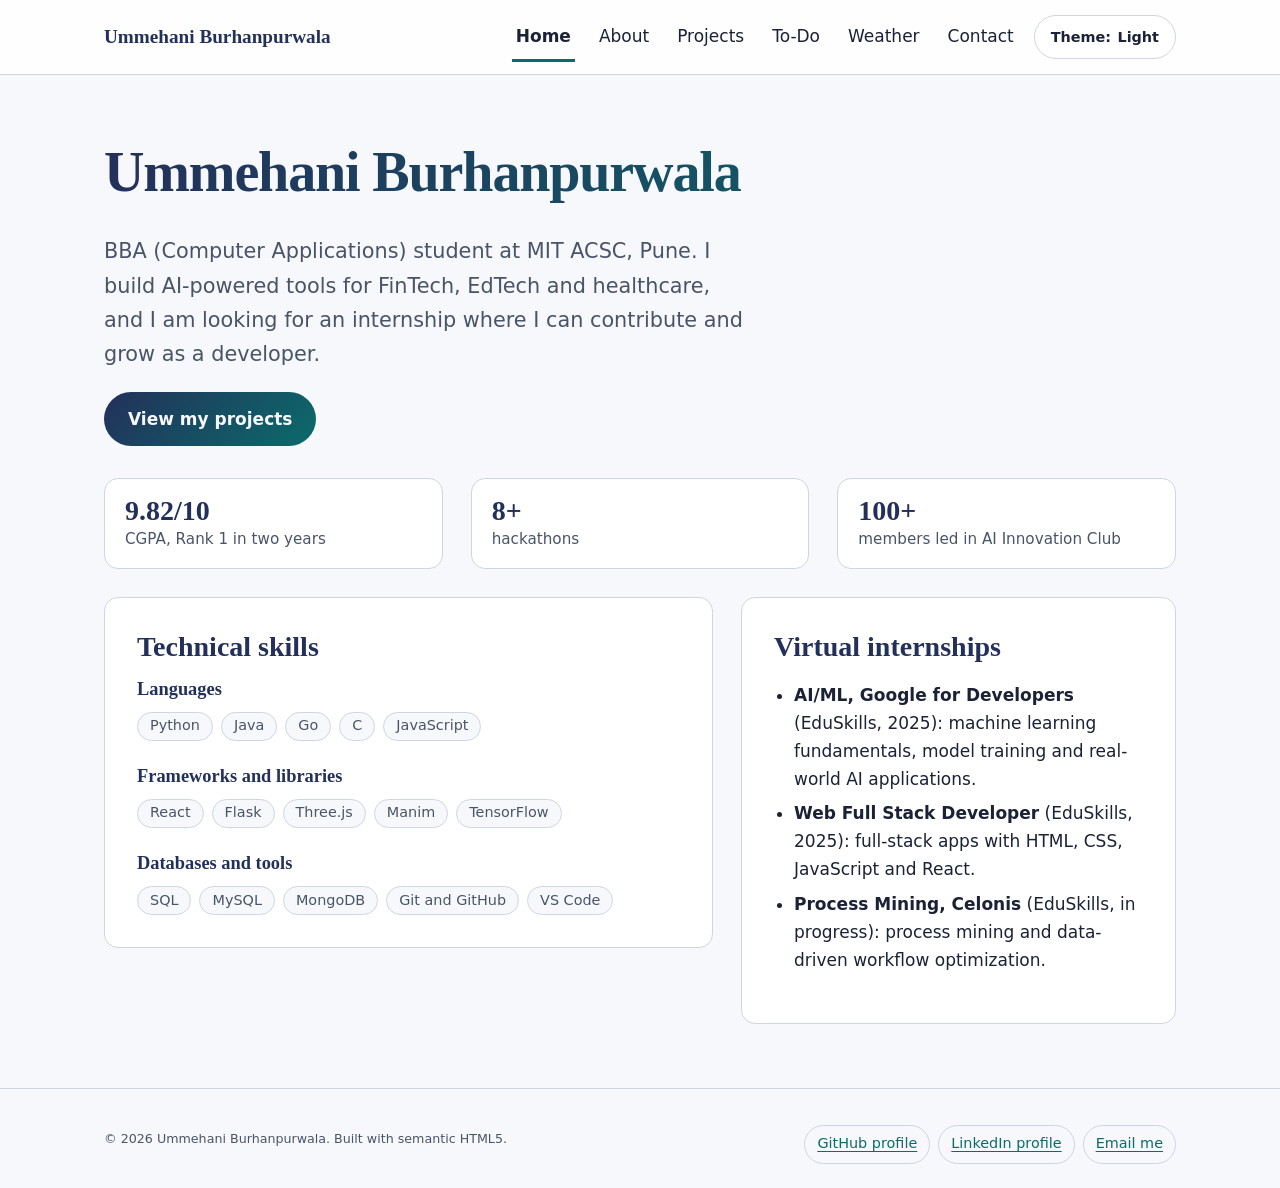
<file: index.html>
<!DOCTYPE html>
<html lang="en">
<head>
<meta charset="utf-8">
<meta name="viewport" content="width=device-width, initial-scale=1">
<title>Home | Ummehani Burhanpurwala – Portfolio</title>
<meta name="description" content="Ummehani Burhanpurwala, BBA (Computer Applications) student and AI builder in Pune. Projects in FinTech, EdTech and research on AI.">
<meta name="robots" content="index, follow">
<meta name="author" content="Ummehani Burhanpurwala">
<link rel="canonical" href="https://ummehani-burhanpurwala.github.io/thiranex_portfoilio/">
<meta property="og:type" content="website">
<meta property="og:title" content="Home | Ummehani Burhanpurwala – Portfolio">
<meta property="og:description" content="Ummehani Burhanpurwala, BBA (Computer Applications) student and AI builder in Pune. Projects in FinTech, EdTech and research on AI.">
<meta property="og:url" content="https://ummehani-burhanpurwala.github.io/thiranex_portfoilio/">
<link rel="icon" href="data:image/svg+xml,%3Csvg xmlns=%27http://www.w3.org/2000/svg%27 viewBox=%270 0 100 100%27%3E%3Crect width=%27100%27 height=%27100%27 rx=%2722%27 fill=%27%2323305a%27/%3E%3Ctext x=%2750%27 y=%2772%27 font-size=%2760%27 text-anchor=%27middle%27 fill=%27white%27 font-family=%27Georgia%27%3EU%3C/text%3E%3C/svg%3E">
<meta name="theme-color" content="#23305a">
<meta name="color-scheme" content="light dark">
<link rel="stylesheet" href="styles.css">
<script src="theme.js"></script>
</head>
<body class="home">
<a class="skip-link" href="#main">Skip to main content</a>
<header class="site-header" role="banner">
<div class="wrap">
<a class="brand" href="index.html">Ummehani Burhanpurwala</a>
<nav class="nav" aria-label="Primary"><ul><li><a href="index.html" aria-current="page">Home</a></li><li><a href="about.html">About</a></li><li><a href="projects.html">Projects</a></li><li><a href="todo.html">To-Do</a></li><li><a href="weather.html">Weather</a></li><li><a href="contact.html">Contact</a></li></ul></nav>
<button class="theme-toggle" id="theme-toggle" type="button" aria-pressed="false" aria-label="Toggle dark mode">Theme: <span>Light</span></button>
</div>
</header>
<main id="main" class="wrap">
<section aria-labelledby="hero-title">
<h1 id="hero-title">Ummehani Burhanpurwala</h1>
<p class="lead">BBA (Computer Applications) student at MIT ACSC, Pune. I build AI-powered tools for FinTech, EdTech and healthcare, and I am looking for an internship where I can contribute and grow as a developer.</p>
<p><a class="btn" href="projects.html">View my projects</a></p>
<ul class="stats" aria-label="Highlights">
<li><strong>9.82/10</strong>CGPA, Rank 1 in two years</li>
<li><strong>8+</strong>hackathons</li>
<li><strong>100+</strong>members led in AI Innovation Club</li>
</ul>
</section>
<section aria-labelledby="skills-title">
<h2 id="skills-title">Technical skills</h2>
<h3>Languages</h3>
<ul class="tags"><li>Python</li><li>Java</li><li>Go</li><li>C</li><li>JavaScript</li></ul>
<h3>Frameworks and libraries</h3>
<ul class="tags"><li>React</li><li>Flask</li><li>Three.js</li><li>Manim</li><li>TensorFlow</li></ul>
<h3>Databases and tools</h3>
<ul class="tags"><li>SQL</li><li>MySQL</li><li>MongoDB</li><li>Git and GitHub</li><li>VS Code</li></ul>
</section>
<section aria-labelledby="intern-title">
<h2 id="intern-title">Virtual internships</h2>
<ul class="list">
<li><strong>AI/ML, Google for Developers</strong> (EduSkills, 2025): machine learning fundamentals, model training and real-world AI applications.</li>
<li><strong>Web Full Stack Developer</strong> (EduSkills, 2025): full-stack apps with HTML, CSS, JavaScript and React.</li>
<li><strong>Process Mining, Celonis</strong> (EduSkills, in progress): process mining and data-driven workflow optimization.</li>
</ul>
</section>
</main>
<footer class="site-footer" role="contentinfo">
<div class="wrap">
<p><small>&copy; 2026 Ummehani Burhanpurwala. Built with semantic HTML5.</small></p>
<nav aria-label="Social links"><ul class="tags">
<li><a href="https://github.com/Ummehani-Burhanpurwala">GitHub profile</a></li>
<li><a href="https://www.linkedin.com/in/ummehani-burhanpurwala">LinkedIn profile</a></li>
<li><a href="mailto:ummehaniburhanpurwala8@gmail.com">Email me</a></li>
</ul></nav>
</div>
</footer>

</body>
</html>
</file>
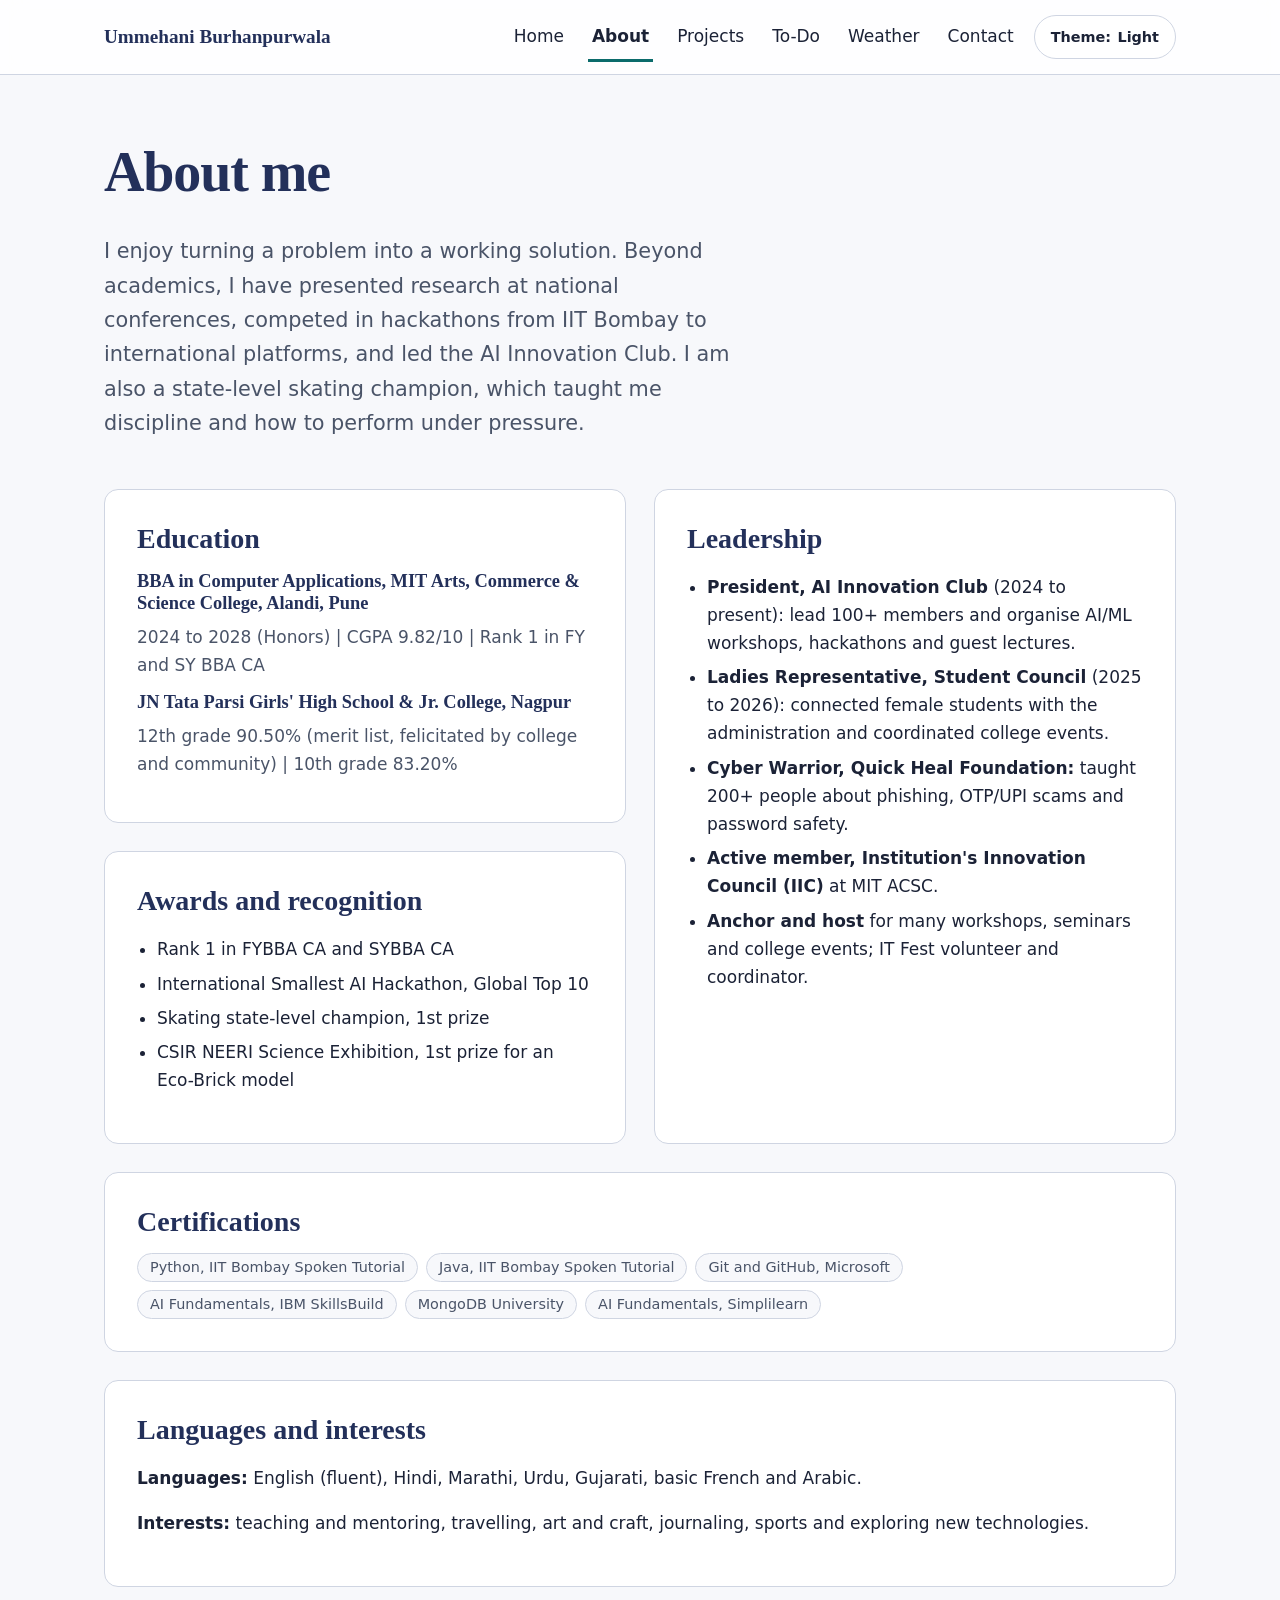
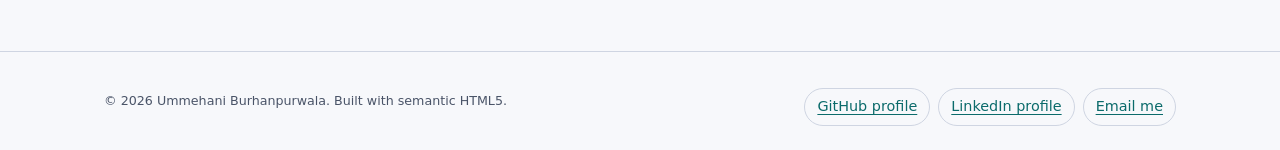
<file: about.html>
<!DOCTYPE html>
<html lang="en">
<head>
<meta charset="utf-8">
<meta name="viewport" content="width=device-width, initial-scale=1">
<title>About | Ummehani Burhanpurwala – Portfolio</title>
<meta name="description" content="About Ummehani Burhanpurwala: education, leadership, awards, certifications and interests.">
<meta name="robots" content="index, follow">
<meta name="author" content="Ummehani Burhanpurwala">
<link rel="canonical" href="https://ummehani-burhanpurwala.github.io/thiranex_portfoilio/about.html">
<meta property="og:type" content="website">
<meta property="og:title" content="About | Ummehani Burhanpurwala – Portfolio">
<meta property="og:description" content="About Ummehani Burhanpurwala: education, leadership, awards, certifications and interests.">
<meta property="og:url" content="https://ummehani-burhanpurwala.github.io/thiranex_portfoilio/about.html">
<link rel="icon" href="data:image/svg+xml,%3Csvg xmlns=%27http://www.w3.org/2000/svg%27 viewBox=%270 0 100 100%27%3E%3Crect width=%27100%27 height=%27100%27 rx=%2722%27 fill=%27%2323305a%27/%3E%3Ctext x=%2750%27 y=%2772%27 font-size=%2760%27 text-anchor=%27middle%27 fill=%27white%27 font-family=%27Georgia%27%3EU%3C/text%3E%3C/svg%3E">
<meta name="theme-color" content="#23305a">
<meta name="color-scheme" content="light dark">
<link rel="stylesheet" href="styles.css">
<script src="theme.js"></script>
</head>
<body class="about">
<a class="skip-link" href="#main">Skip to main content</a>
<header class="site-header" role="banner">
<div class="wrap">
<a class="brand" href="index.html">Ummehani Burhanpurwala</a>
<nav class="nav" aria-label="Primary"><ul><li><a href="index.html">Home</a></li><li><a href="about.html" aria-current="page">About</a></li><li><a href="projects.html">Projects</a></li><li><a href="todo.html">To-Do</a></li><li><a href="weather.html">Weather</a></li><li><a href="contact.html">Contact</a></li></ul></nav>
<button class="theme-toggle" id="theme-toggle" type="button" aria-pressed="false" aria-label="Toggle dark mode">Theme: <span>Light</span></button>
</div>
</header>
<main id="main" class="wrap">
<article aria-labelledby="about-title">
<header>
<h1 id="about-title">About me</h1>
<p class="lead">I enjoy turning a problem into a working solution. Beyond academics, I have presented research at national conferences, competed in hackathons from IIT Bombay to international platforms, and led the AI Innovation Club. I am also a state-level skating champion, which taught me discipline and how to perform under pressure.</p>
</header>
<section aria-labelledby="edu-title">
<h2 id="edu-title">Education</h2>
<h3>BBA in Computer Applications, MIT Arts, Commerce &amp; Science College, Alandi, Pune</h3>
<p class="meta"><time datetime="2024">2024</time> to <time datetime="2028">2028</time> (Honors) | CGPA 9.82/10 | Rank 1 in FY and SY BBA CA</p>
<h3>JN Tata Parsi Girls' High School &amp; Jr. College, Nagpur</h3>
<p class="meta">12th grade 90.50% (merit list, felicitated by college and community) | 10th grade 83.20%</p>
</section>
<section aria-labelledby="lead-title">
<h2 id="lead-title">Leadership</h2>
<ul class="list">
<li><strong>President, AI Innovation Club</strong> (2024 to present): lead 100+ members and organise AI/ML workshops, hackathons and guest lectures.</li>
<li><strong>Ladies Representative, Student Council</strong> (2025 to 2026): connected female students with the administration and coordinated college events.</li>
<li><strong>Cyber Warrior, Quick Heal Foundation:</strong> taught 200+ people about phishing, OTP/UPI scams and password safety.</li>
<li><strong>Active member, Institution's Innovation Council (IIC)</strong> at MIT ACSC.</li>
<li><strong>Anchor and host</strong> for many workshops, seminars and college events; IT Fest volunteer and coordinator.</li>
</ul>
</section>
<section aria-labelledby="award-title">
<h2 id="award-title">Awards and recognition</h2>
<ul class="list">
<li>Rank 1 in FYBBA CA and SYBBA CA</li>
<li>International Smallest AI Hackathon, Global Top 10</li>
<li>Skating state-level champion, 1st prize</li>
<li>CSIR NEERI Science Exhibition, 1st prize for an Eco-Brick model</li>
</ul>
</section>
<section aria-labelledby="cert-title">
<h2 id="cert-title">Certifications</h2>
<ul class="tags">
<li>Python, IIT Bombay Spoken Tutorial</li><li>Java, IIT Bombay Spoken Tutorial</li><li>Git and GitHub, Microsoft</li><li>AI Fundamentals, IBM SkillsBuild</li><li>MongoDB University</li><li>AI Fundamentals, Simplilearn</li>
</ul>
</section>
<aside aria-labelledby="more-title">
<h2 id="more-title">Languages and interests</h2>
<p><strong>Languages:</strong> English (fluent), Hindi, Marathi, Urdu, Gujarati, basic French and Arabic.</p>
<p><strong>Interests:</strong> teaching and mentoring, travelling, art and craft, journaling, sports and exploring new technologies.</p>
</aside>
</article>
</main>
<footer class="site-footer" role="contentinfo">
<div class="wrap">
<p><small>&copy; 2026 Ummehani Burhanpurwala. Built with semantic HTML5.</small></p>
<nav aria-label="Social links"><ul class="tags">
<li><a href="https://github.com/Ummehani-Burhanpurwala">GitHub profile</a></li>
<li><a href="https://www.linkedin.com/in/ummehani-burhanpurwala">LinkedIn profile</a></li>
<li><a href="mailto:ummehaniburhanpurwala8@gmail.com">Email me</a></li>
</ul></nav>
</div>
</footer>

</body>
</html>
</file>
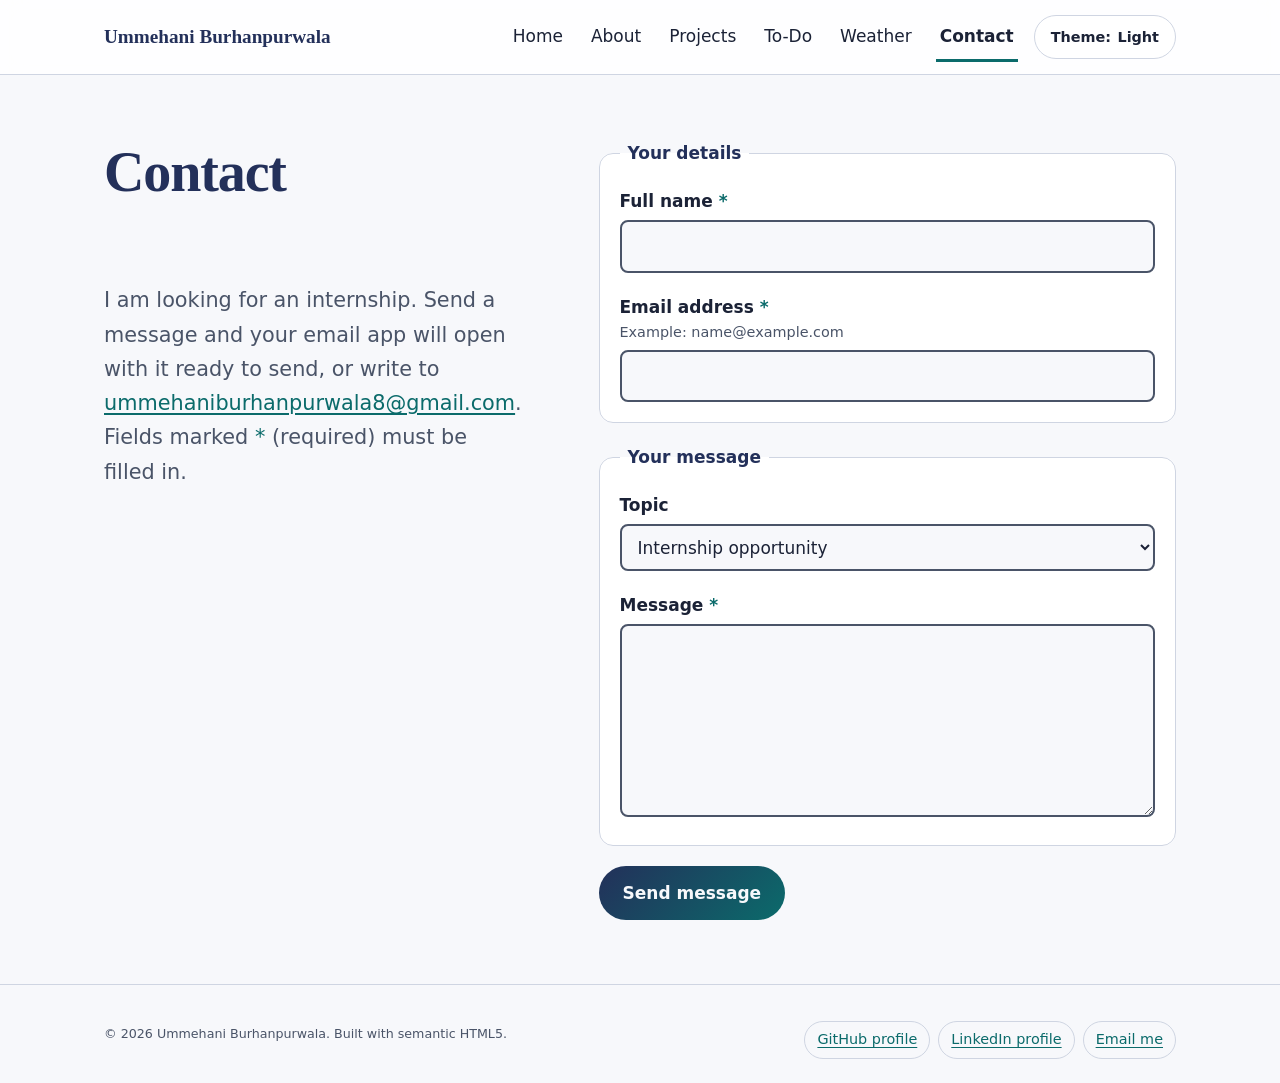
<file: contact.html>
<!DOCTYPE html>
<html lang="en">
<head>
<meta charset="utf-8">
<meta name="viewport" content="width=device-width, initial-scale=1">
<title>Contact | Ummehani Burhanpurwala – Portfolio</title>
<meta name="description" content="Contact Ummehani Burhanpurwala for internships, collaborations and event hosting using an accessible form.">
<meta name="robots" content="index, follow">
<meta name="author" content="Ummehani Burhanpurwala">
<link rel="canonical" href="https://ummehani-burhanpurwala.github.io/thiranex_portfoilio/contact.html">
<meta property="og:type" content="website">
<meta property="og:title" content="Contact | Ummehani Burhanpurwala – Portfolio">
<meta property="og:description" content="Contact Ummehani Burhanpurwala for internships, collaborations and event hosting using an accessible form.">
<meta property="og:url" content="https://ummehani-burhanpurwala.github.io/thiranex_portfoilio/contact.html">
<link rel="icon" href="data:image/svg+xml,%3Csvg xmlns=%27http://www.w3.org/2000/svg%27 viewBox=%270 0 100 100%27%3E%3Crect width=%27100%27 height=%27100%27 rx=%2722%27 fill=%27%2323305a%27/%3E%3Ctext x=%2750%27 y=%2772%27 font-size=%2760%27 text-anchor=%27middle%27 fill=%27white%27 font-family=%27Georgia%27%3EU%3C/text%3E%3C/svg%3E">
<meta name="theme-color" content="#23305a">
<meta name="color-scheme" content="light dark">
<link rel="stylesheet" href="styles.css">
<script src="theme.js"></script>
</head>
<body class="contact">
<a class="skip-link" href="#main">Skip to main content</a>
<header class="site-header" role="banner">
<div class="wrap">
<a class="brand" href="index.html">Ummehani Burhanpurwala</a>
<nav class="nav" aria-label="Primary"><ul><li><a href="index.html">Home</a></li><li><a href="about.html">About</a></li><li><a href="projects.html">Projects</a></li><li><a href="todo.html">To-Do</a></li><li><a href="weather.html">Weather</a></li><li><a href="contact.html" aria-current="page">Contact</a></li></ul></nav>
<button class="theme-toggle" id="theme-toggle" type="button" aria-pressed="false" aria-label="Toggle dark mode">Theme: <span>Light</span></button>
</div>
</header>
<main id="main" class="wrap">
<h1>Contact</h1>
<p class="lead">I am looking for an internship. Send a message and your email app will open with it ready to send, or write to <a href="mailto:ummehaniburhanpurwala8@gmail.com">ummehaniburhanpurwala8@gmail.com</a>. Fields marked <span class="req" aria-hidden="true">*</span> (required) must be filled in.</p>
<form id="contact-form" action="#" method="post" aria-describedby="form-status">
<fieldset>
<legend>Your details</legend>
<div><label for="name">Full name <span class="req" aria-hidden="true">*</span></label>
<input type="text" id="name" name="name" autocomplete="name" required></div>
<div><label for="email">Email address <span class="req" aria-hidden="true">*</span>
<span class="hint" id="email-hint">Example: name@example.com</span></label>
<input type="email" id="email" name="email" autocomplete="email" aria-describedby="email-hint" required></div>
</fieldset>
<fieldset>
<legend>Your message</legend>
<div><label for="topic">Topic</label>
<select id="topic" name="topic"><option>Internship opportunity</option><option>Project collaboration</option><option>Event hosting</option><option>General enquiry</option></select></div>
<div><label for="message">Message <span class="req" aria-hidden="true">*</span></label>
<textarea id="message" name="message" rows="6" required></textarea></div>
</fieldset>
<div><button class="btn" type="submit">Send message</button></div>
<p id="form-status" class="status" role="status" aria-live="polite"></p>
</form>
</main>
<footer class="site-footer" role="contentinfo">
<div class="wrap">
<p><small>&copy; 2026 Ummehani Burhanpurwala. Built with semantic HTML5.</small></p>
<nav aria-label="Social links"><ul class="tags">
<li><a href="https://github.com/Ummehani-Burhanpurwala">GitHub profile</a></li>
<li><a href="https://www.linkedin.com/in/ummehani-burhanpurwala">LinkedIn profile</a></li>
<li><a href="mailto:ummehaniburhanpurwala8@gmail.com">Email me</a></li>
</ul></nav>
</div>
</footer>
<script>
const f=document.getElementById("contact-form"),s=document.getElementById("form-status");
f.addEventListener("submit",e=>{e.preventDefault();
 if(!f.checkValidity()){const bad=f.querySelector(":invalid");s.textContent="Please complete the required field: "+bad.labels[0].firstChild.textContent.trim()+".";bad.focus();return;}
 const d=new FormData(f);
 const body="From: "+d.get("name")+" ("+d.get("email")+")\n\n"+d.get("message");
 s.textContent="Opening your email app with your message.";
 location.href="mailto:ummehaniburhanpurwala8@gmail.com?subject="+encodeURIComponent(d.get("topic"))+"&body="+encodeURIComponent(body);});
</script>
</body>
</html>
</file>
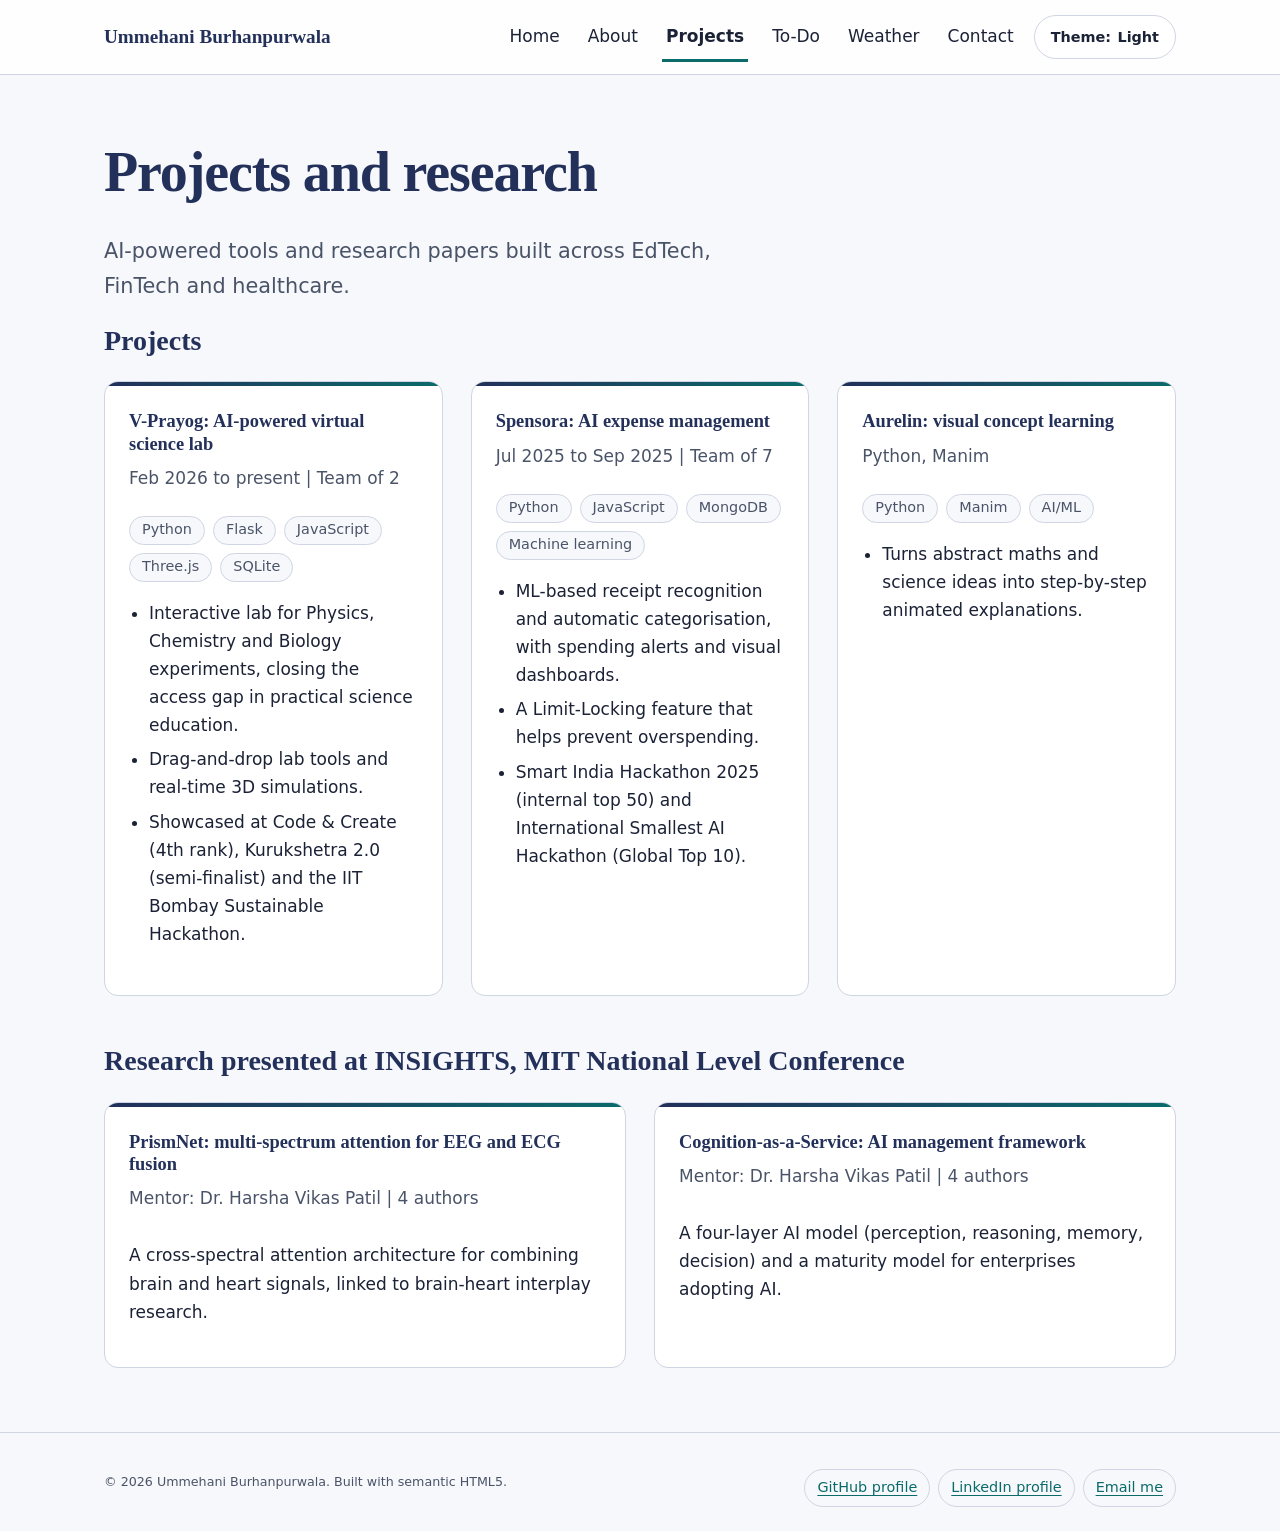
<file: projects.html>
<!DOCTYPE html>
<html lang="en">
<head>
<meta charset="utf-8">
<meta name="viewport" content="width=device-width, initial-scale=1">
<title>Projects | Ummehani Burhanpurwala – Portfolio</title>
<meta name="description" content="Projects and research by Ummehani Burhanpurwala: V-Prayog virtual lab, Spensora FinTech app, Aurelin and published AI papers.">
<meta name="robots" content="index, follow">
<meta name="author" content="Ummehani Burhanpurwala">
<link rel="canonical" href="https://ummehani-burhanpurwala.github.io/thiranex_portfoilio/projects.html">
<meta property="og:type" content="website">
<meta property="og:title" content="Projects | Ummehani Burhanpurwala – Portfolio">
<meta property="og:description" content="Projects and research by Ummehani Burhanpurwala: V-Prayog virtual lab, Spensora FinTech app, Aurelin and published AI papers.">
<meta property="og:url" content="https://ummehani-burhanpurwala.github.io/thiranex_portfoilio/projects.html">
<link rel="icon" href="data:image/svg+xml,%3Csvg xmlns=%27http://www.w3.org/2000/svg%27 viewBox=%270 0 100 100%27%3E%3Crect width=%27100%27 height=%27100%27 rx=%2722%27 fill=%27%2323305a%27/%3E%3Ctext x=%2750%27 y=%2772%27 font-size=%2760%27 text-anchor=%27middle%27 fill=%27white%27 font-family=%27Georgia%27%3EU%3C/text%3E%3C/svg%3E">
<meta name="theme-color" content="#23305a">
<meta name="color-scheme" content="light dark">
<link rel="stylesheet" href="styles.css">
<script src="theme.js"></script>
</head>
<body class="projects">
<a class="skip-link" href="#main">Skip to main content</a>
<header class="site-header" role="banner">
<div class="wrap">
<a class="brand" href="index.html">Ummehani Burhanpurwala</a>
<nav class="nav" aria-label="Primary"><ul><li><a href="index.html">Home</a></li><li><a href="about.html">About</a></li><li><a href="projects.html" aria-current="page">Projects</a></li><li><a href="todo.html">To-Do</a></li><li><a href="weather.html">Weather</a></li><li><a href="contact.html">Contact</a></li></ul></nav>
<button class="theme-toggle" id="theme-toggle" type="button" aria-pressed="false" aria-label="Toggle dark mode">Theme: <span>Light</span></button>
</div>
</header>
<main id="main" class="wrap">
<h1>Projects and research</h1>
<p class="lead">AI-powered tools and research papers built across EdTech, FinTech and healthcare.</p>
<section aria-labelledby="proj-title">
<h2 id="proj-title">Projects</h2>
<div class="grid"><article class="card" aria-labelledby="p1"><h3 id="p1">V-Prayog: AI-powered virtual science lab</h3><p class="meta">Feb 2026 to present | Team of 2</p><ul class="tags" aria-label="Technologies used"><li>Python</li><li>Flask</li><li>JavaScript</li><li>Three.js</li><li>SQLite</li></ul><ul class="list"><li>Interactive lab for Physics, Chemistry and Biology experiments, closing the access gap in practical science education.</li><li>Drag-and-drop lab tools and real-time 3D simulations.</li><li>Showcased at Code &amp; Create (4th rank), Kurukshetra 2.0 (semi-finalist) and the IIT Bombay Sustainable Hackathon.</li></ul></article><article class="card" aria-labelledby="p2"><h3 id="p2">Spensora: AI expense management</h3><p class="meta">Jul 2025 to Sep 2025 | Team of 7</p><ul class="tags" aria-label="Technologies used"><li>Python</li><li>JavaScript</li><li>MongoDB</li><li>Machine learning</li></ul><ul class="list"><li>ML-based receipt recognition and automatic categorisation, with spending alerts and visual dashboards.</li><li>A Limit-Locking feature that helps prevent overspending.</li><li>Smart India Hackathon 2025 (internal top 50) and International Smallest AI Hackathon (Global Top 10).</li></ul></article><article class="card" aria-labelledby="p3"><h3 id="p3">Aurelin: visual concept learning</h3><p class="meta">Python, Manim</p><ul class="tags" aria-label="Technologies used"><li>Python</li><li>Manim</li><li>AI/ML</li></ul><ul class="list"><li>Turns abstract maths and science ideas into step-by-step animated explanations.</li></ul></article></div>
</section>
<section aria-labelledby="res-title">
<h2 id="res-title">Research presented at INSIGHTS, MIT National Level Conference</h2>
<div class="grid">
<article class="card" aria-labelledby="r1"><h3 id="r1">PrismNet: multi-spectrum attention for EEG and ECG fusion</h3><p class="meta">Mentor: Dr. Harsha Vikas Patil | 4 authors</p><p>A cross-spectral attention architecture for combining brain and heart signals, linked to brain-heart interplay research.</p></article>
<article class="card" aria-labelledby="r2"><h3 id="r2">Cognition-as-a-Service: AI management framework</h3><p class="meta">Mentor: Dr. Harsha Vikas Patil | 4 authors</p><p>A four-layer AI model (perception, reasoning, memory, decision) and a maturity model for enterprises adopting AI.</p></article>
</div>
</section>
</main>
<footer class="site-footer" role="contentinfo">
<div class="wrap">
<p><small>&copy; 2026 Ummehani Burhanpurwala. Built with semantic HTML5.</small></p>
<nav aria-label="Social links"><ul class="tags">
<li><a href="https://github.com/Ummehani-Burhanpurwala">GitHub profile</a></li>
<li><a href="https://www.linkedin.com/in/ummehani-burhanpurwala">LinkedIn profile</a></li>
<li><a href="mailto:ummehaniburhanpurwala8@gmail.com">Email me</a></li>
</ul></nav>
</div>
</footer>

</body>
</html>
</file>
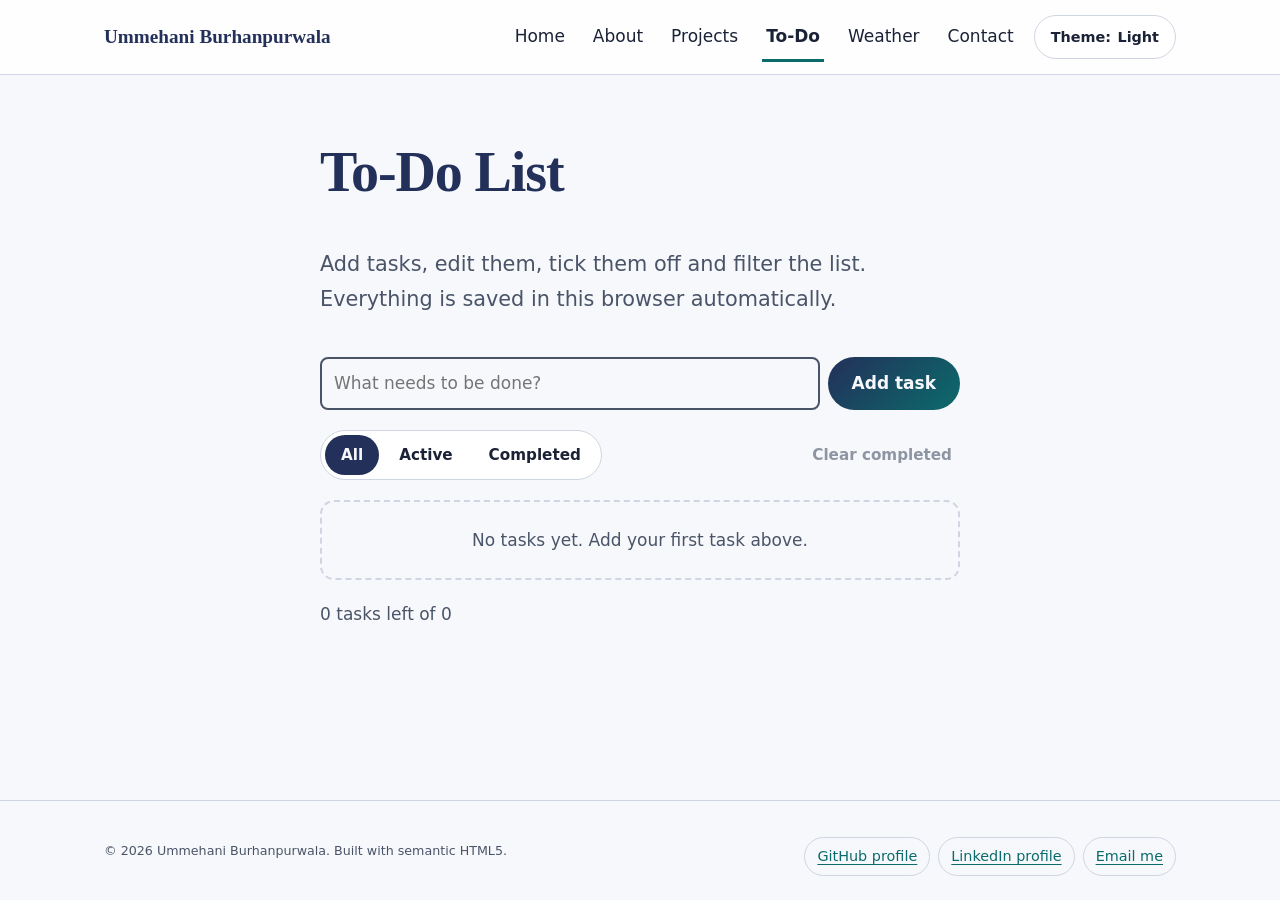
<file: todo.html>
<!DOCTYPE html>
<html lang="en">
<head>
<meta charset="utf-8">
<meta name="viewport" content="width=device-width, initial-scale=1">
<title>To-Do List | Ummehani Burhanpurwala – Portfolio</title>
<meta name="description" content="A client-side to-do list with add, edit, delete, filters and automatic saving in the browser.">
<meta name="robots" content="index, follow">
<meta name="author" content="Ummehani Burhanpurwala">
<link rel="canonical" href="https://ummehani-burhanpurwala.github.io/thiranex_portfoilio/todo.html">
<link rel="icon" href="data:image/svg+xml,%3Csvg xmlns=%27http://www.w3.org/2000/svg%27 viewBox=%270 0 100 100%27%3E%3Crect width=%27100%27 height=%27100%27 rx=%2722%27 fill=%27%2323305a%27/%3E%3Ctext x=%2750%27 y=%2772%27 font-size=%2760%27 text-anchor=%27middle%27 fill=%27white%27 font-family=%27Georgia%27%3EU%3C/text%3E%3C/svg%3E">
<meta name="theme-color" content="#23305a">
<meta name="color-scheme" content="light dark">
<link rel="stylesheet" href="styles.css">
<link rel="stylesheet" href="todo.css">
<script src="theme.js"></script>
</head>
<body class="todo">
<a class="skip-link" href="#main">Skip to main content</a>
<header class="site-header" role="banner">
<div class="wrap">
<a class="brand" href="index.html">Ummehani Burhanpurwala</a>
<nav class="nav" aria-label="Primary"><ul><li><a href="index.html">Home</a></li><li><a href="about.html">About</a></li><li><a href="projects.html">Projects</a></li><li><a href="todo.html" aria-current="page">To-Do</a></li><li><a href="weather.html">Weather</a></li><li><a href="contact.html">Contact</a></li></ul></nav>
<button class="theme-toggle" id="theme-toggle" type="button" aria-pressed="false" aria-label="Toggle dark mode">Theme: <span>Light</span></button>
</div>
</header>
<main id="main" class="wrap">
<div class="todo-app">
<h1>To-Do List</h1>
<p class="lead">Add tasks, edit them, tick them off and filter the list. Everything is saved in this browser automatically.</p>

<form id="add-form" autocomplete="off">
<label class="visually-hidden" for="new-task">New task</label>
<input type="text" id="new-task" maxlength="200" placeholder="What needs to be done?" required>
<button class="btn" type="submit">Add task</button>
</form>

<div class="toolbar">
<div id="filters" role="group" aria-label="Filter tasks">
<button type="button" class="filter" data-filter="all" aria-pressed="true">All</button>
<button type="button" class="filter" data-filter="active" aria-pressed="false">Active</button>
<button type="button" class="filter" data-filter="completed" aria-pressed="false">Completed</button>
</div>
<button type="button" class="link-btn" id="clear-done">Clear completed</button>
</div>

<section aria-label="Task list">
<ul id="task-list" class="tasks"></ul>
<p id="empty" class="empty" hidden></p>
</section>

<p class="summary" id="count"></p>
<p id="todo-status" class="status" role="status" aria-live="polite"></p>
</div>
</main>
<footer class="site-footer" role="contentinfo">
<div class="wrap">
<p><small>&copy; 2026 Ummehani Burhanpurwala. Built with semantic HTML5.</small></p>
<nav aria-label="Social links"><ul class="tags">
<li><a href="https://github.com/Ummehani-Burhanpurwala">GitHub profile</a></li>
<li><a href="https://www.linkedin.com/in/ummehani-burhanpurwala">LinkedIn profile</a></li>
<li><a href="mailto:ummehaniburhanpurwala8@gmail.com">Email me</a></li>
</ul></nav>
</div>
</footer>
<script src="todo.js"></script>
</body>
</html>
</file>
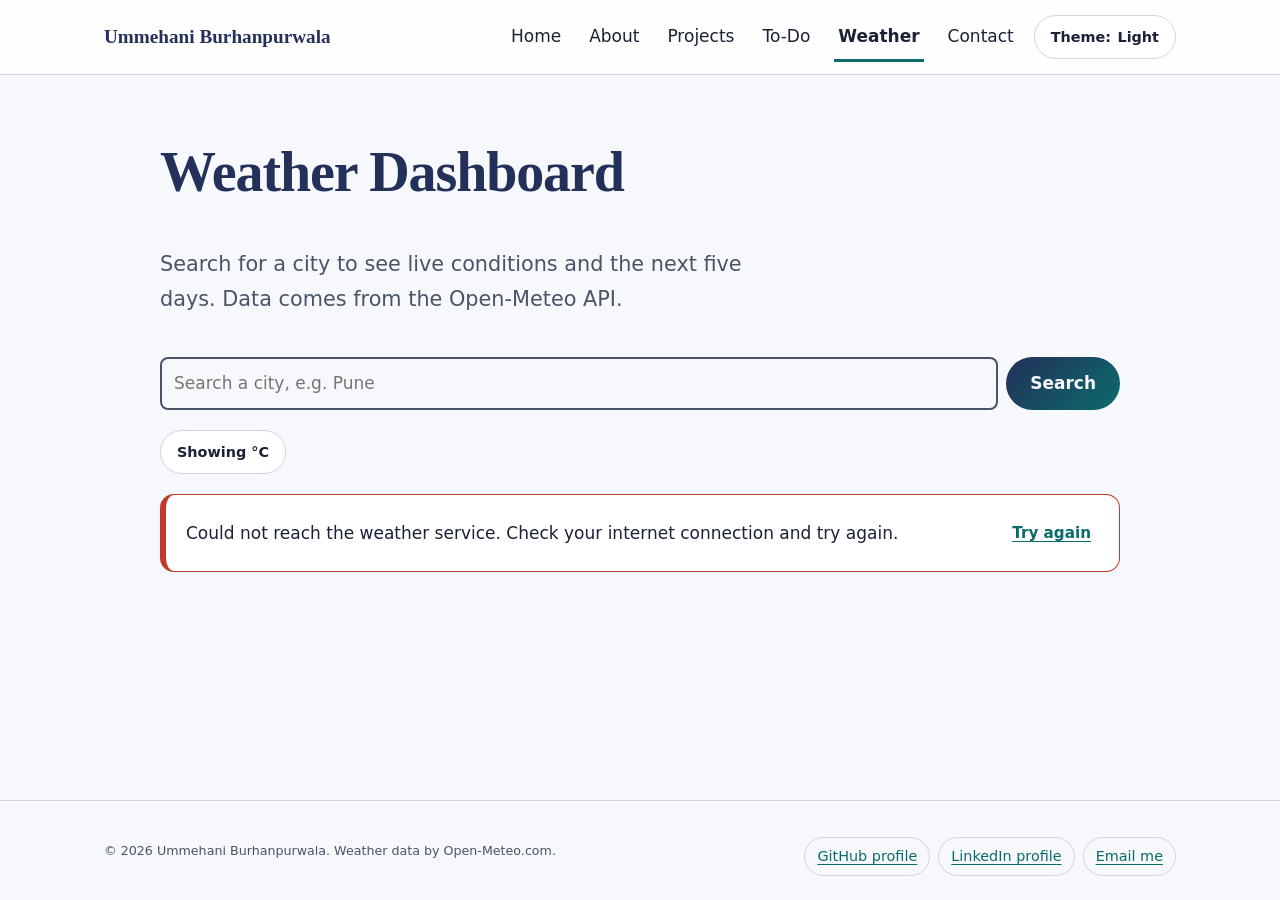
<file: weather.html>
<!DOCTYPE html>
<html lang="en">
<head>
<meta charset="utf-8">
<meta name="viewport" content="width=device-width, initial-scale=1">
<title>Weather Dashboard | Ummehani Burhanpurwala – Portfolio</title>
<meta name="description" content="A live weather dashboard: search any city and see temperature, humidity, wind speed and a 5-day forecast.">
<meta name="robots" content="index, follow">
<meta name="author" content="Ummehani Burhanpurwala">
<link rel="canonical" href="https://ummehani-burhanpurwala.github.io/thiranex_portfoilio/weather.html">
<link rel="icon" href="data:image/svg+xml,%3Csvg xmlns=%27http://www.w3.org/2000/svg%27 viewBox=%270 0 100 100%27%3E%3Crect width=%27100%27 height=%27100%27 rx=%2722%27 fill=%27%2323305a%27/%3E%3Ctext x=%2750%27 y=%2772%27 font-size=%2760%27 text-anchor=%27middle%27 fill=%27white%27 font-family=%27Georgia%27%3EU%3C/text%3E%3C/svg%3E">
<meta name="theme-color" content="#23305a">
<meta name="color-scheme" content="light dark">
<link rel="stylesheet" href="styles.css">
<link rel="stylesheet" href="weather.css">
<script src="theme.js"></script>
</head>
<body class="weather">
<a class="skip-link" href="#main">Skip to main content</a>
<header class="site-header" role="banner">
<div class="wrap">
<a class="brand" href="index.html">Ummehani Burhanpurwala</a>
<nav class="nav" aria-label="Primary"><ul><li><a href="index.html">Home</a></li><li><a href="about.html">About</a></li><li><a href="projects.html">Projects</a></li><li><a href="todo.html">To-Do</a></li><li><a href="weather.html" aria-current="page">Weather</a></li><li><a href="contact.html">Contact</a></li></ul></nav>
<button class="theme-toggle" id="theme-toggle" type="button" aria-pressed="false" aria-label="Toggle dark mode">Theme: <span>Light</span></button>
</div>
</header>
<main id="main" class="wrap">
<div class="weather-app">
<h1>Weather Dashboard</h1>
<p class="lead">Search for a city to see live conditions and the next five days. Data comes from the Open-Meteo API.</p>

<form id="search-form" autocomplete="off">
<label class="visually-hidden" for="city">City name</label>
<input type="search" id="city" name="city" placeholder="Search a city, e.g. Pune" maxlength="80" required>
<button class="btn" type="submit">Search</button>
</form>

<div class="controls">
<div id="recent-wrap" hidden>
<span class="muted">Recent:</span>
<ul id="recent" class="tags"></ul>
</div>
<button type="button" class="unit-toggle" id="unit" aria-pressed="false" aria-label="Show temperatures in Fahrenheit">Showing °C</button>
</div>

<div id="alert" class="alert" role="alert" hidden>
<p id="alert-text"></p>
<button type="button" class="link-btn" id="retry">Try again</button>
</div>
<p id="loading" class="muted" role="status" hidden>Loading weather…</p>

<section id="result" aria-label="Weather results" hidden>
<div class="hero panel">
<div>
<h2 id="place"></h2>
<p class="muted" id="stamp"></p>
</div>
<div class="now">
<span class="icon" id="icon" aria-hidden="true"></span>
<div><p class="temp" id="temp"></p><p id="cond"></p></div>
</div>
</div>
<ul class="metrics" id="metrics" aria-label="Current conditions"></ul>
<div id="others" hidden>
<h3>Other matches</h3>
<ul class="tags" id="others-list"></ul>
</div>
<h3>5-day forecast</h3>
<ul class="forecast" id="forecast"></ul>
</section>
</div>
</main>
<footer class="site-footer" role="contentinfo">
<div class="wrap">
<p><small>&copy; 2026 Ummehani Burhanpurwala. Weather data by Open-Meteo.com.</small></p>
<nav aria-label="Social links"><ul class="tags">
<li><a href="https://github.com/Ummehani-Burhanpurwala">GitHub profile</a></li>
<li><a href="https://www.linkedin.com/in/ummehani-burhanpurwala">LinkedIn profile</a></li>
<li><a href="mailto:ummehaniburhanpurwala8@gmail.com">Email me</a></li>
</ul></nav>
</div>
</footer>
<script src="weather.js"></script>
</body>
</html>
</file>
<file: styles.css>
/* ==========================================================
   Advanced CSS3 and responsive architecture
   1 Tokens  2 Base  3 Header  4 Components  5 Page grids
   6 Forms   7 Mobile-first breakpoints (600 / 900 / 1200)
   ========================================================== */

/* 1. TOKENS: light by default, dark via OS setting or toggle */
:root{
  --bg:#f7f8fb;--surface:#fff;--ink:#1b2236;--muted:#4a5468;--brand:#23305a;
  --accent:#0b6b6b;--line:#cfd5e2;--focus:#b45309;
  --shadow:0 1px 2px rgba(27,34,54,.06),0 10px 28px rgba(27,34,54,.08);
  --r:14px;--max:72rem;
  --gap:clamp(1rem,2.5vw,1.75rem);--pad:clamp(1.1rem,4vw,2.5rem);
  --serif:"Iowan Old Style",Georgia,serif;
  --sans:system-ui,-apple-system,"Segoe UI",Roboto,sans-serif;
  color-scheme:light;
}
@media (prefers-color-scheme:dark){
  :root:not([data-theme="light"]){
    --bg:#10141f;--surface:#181e2e;--ink:#eef1f8;--muted:#b7bfd1;--brand:#9db4ff;
    --accent:#5fd0c8;--line:#34405c;--focus:#fbbf24;
    --shadow:0 1px 2px rgba(0,0,0,.4),0 10px 28px rgba(0,0,0,.35);
    color-scheme:dark;
  }
}
:root[data-theme="dark"]{
  --bg:#10141f;--surface:#181e2e;--ink:#eef1f8;--muted:#b7bfd1;--brand:#9db4ff;
  --accent:#5fd0c8;--line:#34405c;--focus:#fbbf24;
  --shadow:0 1px 2px rgba(0,0,0,.4),0 10px 28px rgba(0,0,0,.35);
  color-scheme:dark;
}

/* 2. BASE (mobile-first) */
*,*::before,*::after{box-sizing:border-box}
html{scroll-behavior:smooth;scroll-padding-top:5rem}
body{
  margin:0;min-height:100vh;
  display:grid;grid-template-rows:auto 1fr auto;grid-template-columns:minmax(0,1fr); /* sticky footer */
  background:var(--bg);color:var(--ink);
  font:1rem/1.65 var(--sans);
  transition:background-color .3s,color .3s;
}
h1,h2,h3{font-family:var(--serif);line-height:1.2;color:var(--brand);margin:0 0 .5em}
h1{font-size:clamp(2rem,6vw,3.5rem);letter-spacing:-.02em}
h2{font-size:clamp(1.4rem,3vw,1.75rem)}
h3{font-size:1.15rem}
a{color:var(--accent);text-underline-offset:3px}
img{max-width:100%;height:auto}
a:focus-visible,button:focus-visible,input:focus-visible,textarea:focus-visible,select:focus-visible{outline:3px solid var(--focus);outline-offset:3px}
.skip-link{position:absolute;left:1rem;top:-4rem;background:var(--brand);color:var(--bg);padding:.6rem 1rem;z-index:20;border-radius:6px}
.skip-link:focus{top:1rem}
.visually-hidden{position:absolute!important;width:1px;height:1px;overflow:hidden;clip:rect(0 0 0 0);white-space:nowrap}
.wrap{width:100%;max-width:var(--max);margin-inline:auto;padding-inline:var(--pad)}
main.wrap{padding-block:clamp(2rem,6vw,4rem)}
.lead{font-size:clamp(1.1rem,2.2vw,1.3rem);color:var(--muted);max-width:40rem}
.meta{color:var(--muted);margin:0 0 .75rem}
ul.list{padding-left:1.25rem;max-width:44rem}
ul.list li{margin-bottom:.4rem}
main>section+section,article>section+section{margin-top:3rem}

/* 3. HEADER: Flexbox, sticky with blur */
.site-header{position:sticky;top:0;z-index:10;border-bottom:1px solid var(--line);background:var(--surface)}
@supports (backdrop-filter:blur(8px)){
  .site-header{background:color-mix(in srgb,var(--surface) 82%,transparent);backdrop-filter:blur(12px)}
}
.site-header .wrap{display:flex;flex-wrap:wrap;align-items:center;gap:.5rem 1rem;padding-block:.75rem}
.brand{order:1;margin-right:auto;font-family:var(--serif);font-weight:700;font-size:1.2rem;color:var(--brand);text-decoration:none}
.theme-toggle{order:2;display:inline-flex;align-items:center;gap:.4rem;min-height:44px;padding:.4rem 1rem;border:1.5px solid var(--line);border-radius:99px;background:var(--surface);color:var(--ink);font:600 .9rem var(--sans);cursor:pointer;transition:border-color .2s}
.theme-toggle:hover{border-color:var(--accent)}
.nav{order:3;flex-basis:100%}
.nav ul{display:flex;flex-wrap:wrap;gap:.25rem 1.25rem;list-style:none;margin:0;padding:0}
.nav a{display:inline-block;padding:.6rem .25rem;color:var(--ink);text-decoration:none;border-bottom:3px solid transparent}
.nav a:hover{border-color:var(--line)}
.nav a[aria-current="page"]{border-color:var(--accent);font-weight:600}

/* 4. COMPONENTS */
.btn{display:inline-block;background:linear-gradient(135deg,var(--brand),var(--accent));color:var(--bg);padding:.8rem 1.5rem;border:0;border-radius:99px;font:inherit;font-weight:600;text-decoration:none;cursor:pointer;transition:transform .2s,box-shadow .2s}
.btn:hover{transform:translateY(-2px);box-shadow:var(--shadow)}
.tags{list-style:none;display:flex;flex-wrap:wrap;gap:.5rem;padding:0;margin:.75rem 0 0}
.tags li{border:1px solid var(--line);border-radius:99px;padding:.1rem .75rem;font-size:.9rem;color:var(--muted);background:var(--bg)}
.tags+h3{margin-top:1.5rem}
.grid{display:grid;gap:var(--gap);grid-template-columns:repeat(auto-fit,minmax(min(100%,17rem),1fr));margin-top:1.5rem}
article.card{position:relative;display:flex;flex-direction:column;background:var(--surface);border:1px solid var(--line);border-radius:var(--r);padding:1.5rem;overflow:hidden;transition:transform .25s,box-shadow .25s}
article.card::before{content:"";position:absolute;inset:0 0 auto;height:4px;background:linear-gradient(90deg,var(--brand),var(--accent))}
article.card:hover{transform:translateY(-4px);box-shadow:var(--shadow)}
.card h3{margin-top:.25rem}
.card .tags{margin-top:auto;padding-top:.75rem}
.card ul.list{flex:1}
.stats{display:grid;grid-template-columns:repeat(auto-fit,minmax(9.5rem,1fr));gap:var(--gap);margin:2rem 0 0;padding:0;list-style:none}
.stats li{padding:1rem 1.25rem;background:var(--surface);border:1px solid var(--line);border-radius:var(--r);color:var(--muted);font-size:.95rem}
.stats strong{display:block;font:700 1.75rem var(--serif);color:var(--brand)}
.panel,.home main>section:nth-child(n+2),.about article>section,.about aside{background:var(--surface);border:1px solid var(--line);border-radius:var(--r);padding:clamp(1.25rem,3vw,2rem)}
.home main>section:nth-child(n+2) .tags:last-child{margin-bottom:0}
.home main h1{background:linear-gradient(100deg,var(--brand),var(--accent));-webkit-background-clip:text;background-clip:text;color:transparent}
.site-footer{border-top:1px solid var(--line);padding-block:1.5rem;color:var(--muted);font-size:.95rem}
.site-footer .wrap{display:flex;flex-direction:column;gap:.75rem}
.site-footer p{margin:0}
.site-footer a{display:inline-block;padding:.3rem 0}

/* 5. PAGE LAYOUTS: CSS Grid (single column on mobile) */
.home main,.about article,.contact main{display:grid;gap:var(--gap)}
.home main>section,.about article>section,.about aside{margin-top:0!important}
.about article>header{grid-area:head}
.about article>section:nth-of-type(1){grid-area:edu}
.about article>section:nth-of-type(2){grid-area:lead}
.about article>section:nth-of-type(3){grid-area:award}
.about article>section:nth-of-type(4){grid-area:cert}
.about aside{grid-area:more}
.home main>section:nth-child(1){grid-area:hero}
.home main>section:nth-child(2){grid-area:skills}
.home main>section:nth-child(3){grid-area:intern}
.about article,.home main{grid-template-columns:minmax(0,1fr)}
.about article{grid-template-areas:"head" "edu" "lead" "award" "cert" "more"}
.home main{grid-template-areas:"hero" "skills" "intern"}
.contact main{grid-template-columns:minmax(0,1fr)}

/* 6. FORMS */
form{display:grid;gap:1.25rem;max-width:36rem}
fieldset{margin:0;min-width:0;border:1px solid var(--line);border-radius:var(--r);background:var(--surface);padding:1.25rem;display:grid;gap:1.25rem}
legend{font-weight:700;padding:0 .5rem;color:var(--brand)}
label{display:block;font-weight:600;margin-bottom:.3rem}
.hint{display:block;font-weight:400;color:var(--muted);font-size:.9rem}
input,textarea,select{width:100%;font:inherit;color:var(--ink);background:var(--bg);border:2px solid var(--muted);border-radius:8px;padding:.65rem .75rem;transition:border-color .2s}
input:focus,textarea:focus,select:focus{border-color:var(--accent)}
.req{color:var(--accent)}
.status{padding:.75rem 1rem;border-left:4px solid var(--accent);background:var(--surface);border-radius:0 8px 8px 0}
.status:empty{display:none}

/* 7. MOBILE-FIRST BREAKPOINTS */
@media (min-width:600px){                       /* tablet */
  .nav{order:2;flex-basis:auto}
  .theme-toggle{order:3}
  .site-footer .wrap{flex-direction:row;justify-content:space-between;align-items:center}
  .about article{grid-template-columns:repeat(2,minmax(0,1fr));grid-template-areas:"head head" "edu lead" "award lead" "cert cert" "more more"}
}
@media (min-width:900px){                       /* desktop */
  .home main{grid-template-columns:7fr 5fr;grid-template-areas:"hero hero" "skills intern";align-items:start}
  .contact main{grid-template-columns:5fr 7fr;grid-template-rows:auto 1fr;grid-template-areas:"title form" "lead form";column-gap:clamp(2rem,6vw,5rem);align-items:start}
  .contact main>h1{grid-area:title}
  .contact main>.lead{grid-area:lead}
  .contact main>form{grid-area:form;max-width:none}
}
@media (min-width:1200px){ body{font-size:1.0625rem} }

@media (prefers-reduced-motion:reduce){
  html{scroll-behavior:auto}
  *,*::before,*::after{transition:none!important}
  .btn:hover,article.card:hover{transform:none}
}
</file>
<file: todo.css>
/* To-Do page: uses the tokens from styles.css, so light/dark works automatically */
.todo-app{max-width:40rem;margin-inline:auto;display:grid;gap:1.25rem}
.todo-app h1{margin-bottom:0}
.todo-app form#add-form{display:flex;gap:.5rem;max-width:none}
#add-form input{flex:1;min-width:0}
.toolbar{display:flex;flex-wrap:wrap;gap:.75rem;align-items:center;justify-content:space-between}
#filters{display:flex;gap:.25rem;padding:.25rem;background:var(--surface);border:1px solid var(--line);border-radius:99px}
.filter{min-height:40px;padding:.3rem 1rem;border:0;border-radius:99px;background:transparent;color:var(--ink);font:600 .95rem var(--sans);cursor:pointer;transition:background-color .2s}
.filter:hover{background:var(--bg)}
.filter[aria-pressed="true"]{background:var(--brand);color:var(--bg)}
.link-btn{min-height:44px;padding:.3rem .5rem;border:0;background:none;color:var(--accent);font:600 .95rem var(--sans);text-decoration:underline;text-underline-offset:3px;cursor:pointer}
.link-btn:disabled{color:var(--muted);opacity:.6;cursor:not-allowed;text-decoration:none}
.tasks{list-style:none;margin:0;padding:0;display:grid;gap:.6rem}
.task{display:flex;align-items:center;gap:.6rem;padding:.5rem .75rem;background:var(--surface);border:1px solid var(--line);border-radius:var(--r);transition:opacity .2s}
.task input[type="checkbox"]{flex:none;width:1.4rem;height:1.4rem;margin:0;accent-color:var(--accent);cursor:pointer}
.task label{flex:1;min-width:0;margin:0;font-weight:400;overflow-wrap:anywhere;cursor:pointer}
.task.done label{text-decoration:line-through;color:var(--muted)}
.task.done{opacity:.8}
.task input.edit{flex:1;width:auto;min-width:0}
.task button{min-height:44px;min-width:44px;padding:.3rem .7rem;border:1.5px solid var(--line);border-radius:8px;background:var(--bg);color:var(--ink);font:600 .9rem var(--sans);cursor:pointer}
.task button:hover{border-color:var(--accent)}
.task button.danger:hover{border-color:#c0392b;color:#c0392b}
.empty{padding:1.5rem;text-align:center;color:var(--muted);border:2px dashed var(--line);border-radius:var(--r);margin:0}
.summary{margin:0;color:var(--muted)}
@media (max-width:480px){
  .task{flex-wrap:wrap}
  .task label{flex-basis:calc(100% - 2.5rem)}
}
</file>
<file: weather.css>
[hidden]{display:none!important}
.weather-app{max-width:60rem;margin-inline:auto;display:grid;gap:1.25rem}
.weather-app h1{margin-bottom:0}
.weather-app h3{margin:.5rem 0 0}
.muted{color:var(--muted);margin:0}
.weather-app form#search-form{display:flex;gap:.5rem;max-width:none}
#search-form input{flex:1;min-width:0}
.controls{display:flex;flex-wrap:wrap;gap:.75rem;align-items:center;justify-content:space-between}
#recent-wrap{display:flex;flex-wrap:wrap;align-items:center;gap:.5rem}
#recent-wrap .tags{margin:0}
.tags button{border:0;background:none;color:var(--accent);font:inherit;font-size:.9rem;cursor:pointer;padding:.45rem .1rem;min-height:36px}
.unit-toggle{min-height:44px;padding:.4rem 1rem;border:1.5px solid var(--line);border-radius:99px;background:var(--surface);color:var(--ink);font:600 .9rem var(--sans);cursor:pointer}
.unit-toggle:hover{border-color:var(--accent)}
.link-btn{min-height:44px;padding:.3rem .5rem;border:0;background:none;color:var(--accent);font:600 .95rem var(--sans);text-decoration:underline;text-underline-offset:3px;cursor:pointer}
.alert{display:flex;flex-wrap:wrap;gap:.5rem 1rem;align-items:center;justify-content:space-between;padding:1rem 1.25rem;border:1px solid #c0392b;border-left-width:6px;border-radius:var(--r);background:var(--surface)}
.alert p{margin:0}
.hero{display:grid;gap:1.25rem;background:linear-gradient(135deg,var(--surface),var(--bg))}
.hero h2{margin:0}
.now{display:flex;align-items:center;gap:1rem}
.icon{font-size:clamp(3rem,10vw,4.5rem);line-height:1}
.temp{margin:0;font:700 clamp(2.5rem,9vw,4rem)/1 var(--serif);color:var(--brand)}
.now p:last-child{margin:.25rem 0 0;font-weight:600}
.metrics{list-style:none;margin:0;padding:0;display:grid;gap:var(--gap);grid-template-columns:repeat(auto-fit,minmax(9rem,1fr))}
.metrics li{padding:1rem 1.25rem;background:var(--surface);border:1px solid var(--line);border-radius:var(--r);color:var(--muted);font-size:.95rem}
.metrics strong{display:block;font:700 1.5rem var(--serif);color:var(--brand)}
.forecast{list-style:none;margin:0;padding:0;display:grid;gap:var(--gap);grid-template-columns:repeat(auto-fit,minmax(9rem,1fr))}
.forecast li{display:flex;flex-direction:column;gap:.15rem;padding:1rem;background:var(--surface);border:1px solid var(--line);border-radius:var(--r);transition:transform .2s}
.forecast li:hover{transform:translateY(-3px)}
.forecast .day{font-weight:700}
.forecast .fi{font-size:1.75rem}
.forecast .range{font-weight:600}
@media (min-width:600px){.hero{grid-template-columns:1fr auto;align-items:center}}
@media (prefers-reduced-motion:reduce){.forecast li:hover{transform:none}}
</file>
